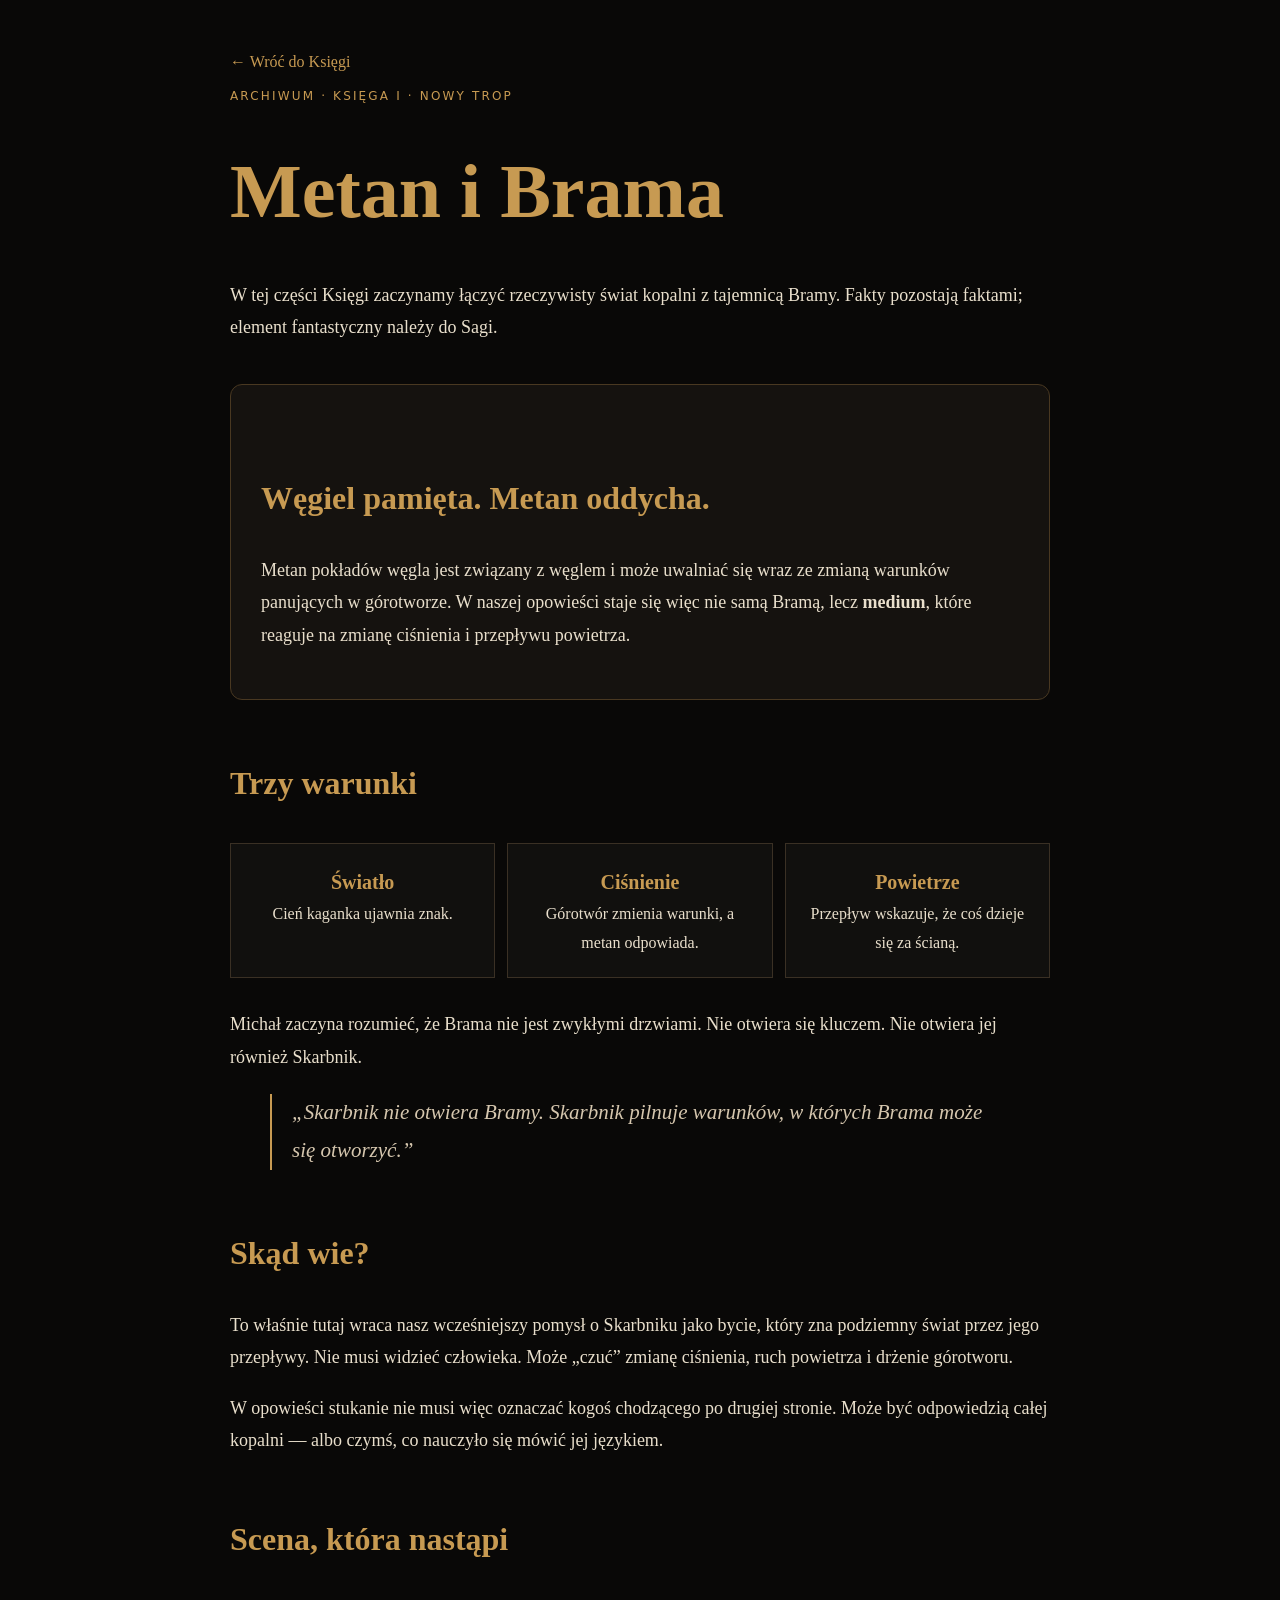
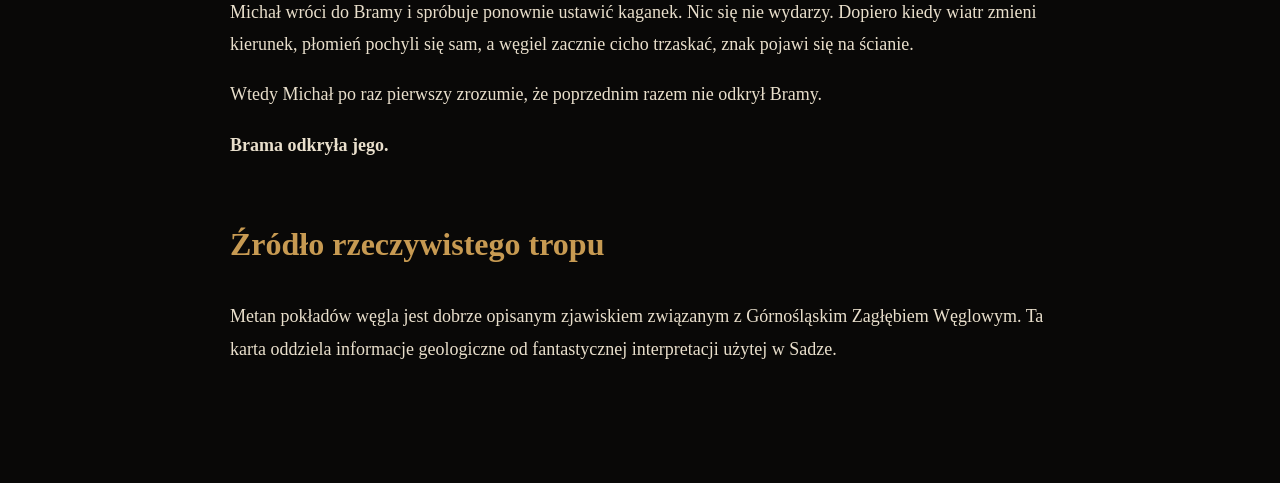
<file: public/serce-slaska/metan-i-brama.html>
<!doctype html><html lang="pl"><head><meta charset="utf-8"><meta name="viewport" content="width=device-width,initial-scale=1"><title>Metan i Brama — Księga Serca Śląska</title><style>body{margin:0;background:#090807;color:#e9dfcc;font-family:Georgia,serif;line-height:1.8}main{max-width:820px;margin:auto;padding:48px 24px 100px}a{color:#c79a52;text-decoration:none}.ey{color:#c79a52;letter-spacing:.18em;text-transform:uppercase;font:12px system-ui}.card{margin-top:40px;padding:30px;background:#15120f;border:1px solid #493821;border-radius:12px}h1{font-size:clamp(42px,8vw,76px);line-height:.98;color:#c79a52}h2{font-size:32px;color:#c79a52;margin-top:55px}p{font-size:18px}blockquote{border-left:2px solid #c79a52;padding-left:20px;font-size:21px;font-style:italic;color:#d5c6ae}.formula{display:grid;grid-template-columns:repeat(3,1fr);gap:12px;margin:30px 0}.formula div{padding:20px;background:#11100e;border:1px solid #3a3024;text-align:center}.formula b{display:block;color:#c79a52;font-size:20px}@media(max-width:650px){.formula{grid-template-columns:1fr}p{font-size:17px}}</style></head><body><main><a href="/serce-slaska/">← Wróć do Księgi</a><p class="ey">Archiwum · Księga I · nowy trop</p><h1>Metan i Brama</h1><p>W tej części Księgi zaczynamy łączyć rzeczywisty świat kopalni z tajemnicą Bramy. Fakty pozostają faktami; element fantastyczny należy do Sagi.</p><div class="card"><h2>Węgiel pamięta. Metan oddycha.</h2><p>Metan pokładów węgla jest związany z węglem i może uwalniać się wraz ze zmianą warunków panujących w górotworze. W naszej opowieści staje się więc nie samą Bramą, lecz <b>medium</b>, które reaguje na zmianę ciśnienia i przepływu powietrza.</p></div><h2>Trzy warunki</h2><div class="formula"><div><b>Światło</b>Cień kaganka ujawnia znak.</div><div><b>Ciśnienie</b>Górotwór zmienia warunki, a metan odpowiada.</div><div><b>Powietrze</b>Przepływ wskazuje, że coś dzieje się za ścianą.</div></div><p>Michał zaczyna rozumieć, że Brama nie jest zwykłymi drzwiami. Nie otwiera się kluczem. Nie otwiera jej również Skarbnik.</p><blockquote>„Skarbnik nie otwiera Bramy. Skarbnik pilnuje warunków, w których Brama może się otworzyć.”</blockquote><h2>Skąd wie?</h2><p>To właśnie tutaj wraca nasz wcześniejszy pomysł o Skarbniku jako bycie, który zna podziemny świat przez jego przepływy. Nie musi widzieć człowieka. Może „czuć” zmianę ciśnienia, ruch powietrza i drżenie górotworu.</p><p>W opowieści stukanie nie musi więc oznaczać kogoś chodzącego po drugiej stronie. Może być odpowiedzią całej kopalni — albo czymś, co nauczyło się mówić jej językiem.</p><h2>Scena, która nastąpi</h2><p>Michał wróci do Bramy i spróbuje ponownie ustawić kaganek. Nic się nie wydarzy. Dopiero kiedy wiatr zmieni kierunek, płomień pochyli się sam, a węgiel zacznie cicho trzaskać, znak pojawi się na ścianie.</p><p>Wtedy Michał po raz pierwszy zrozumie, że poprzednim razem nie odkrył Bramy.</p><p><b>Brama odkryła jego.</b></p><h2>Źródło rzeczywistego tropu</h2><p>Metan pokładów węgla jest dobrze opisanym zjawiskiem związanym z Górnośląskim Zagłębiem Węglowym. Ta karta oddziela informacje geologiczne od fantastycznej interpretacji użytej w Sadze.</p></main></body></html>
</file>
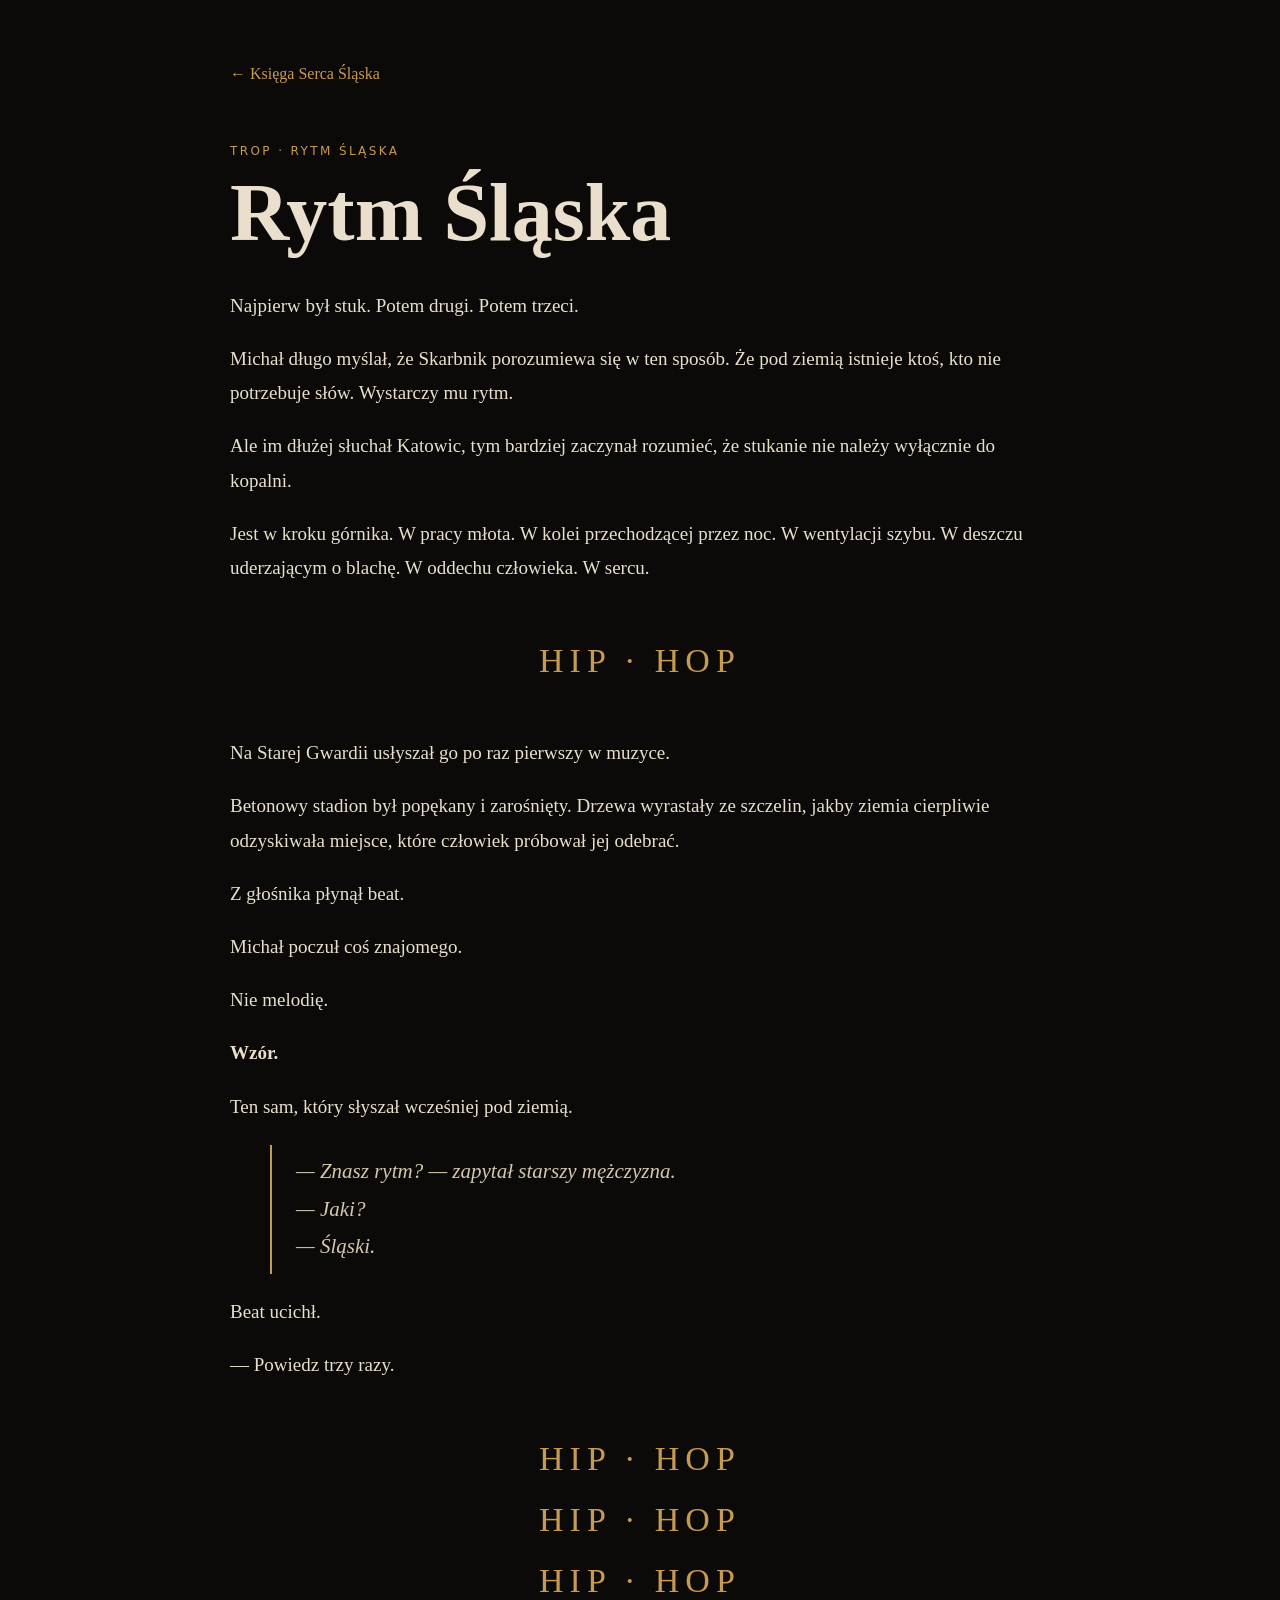
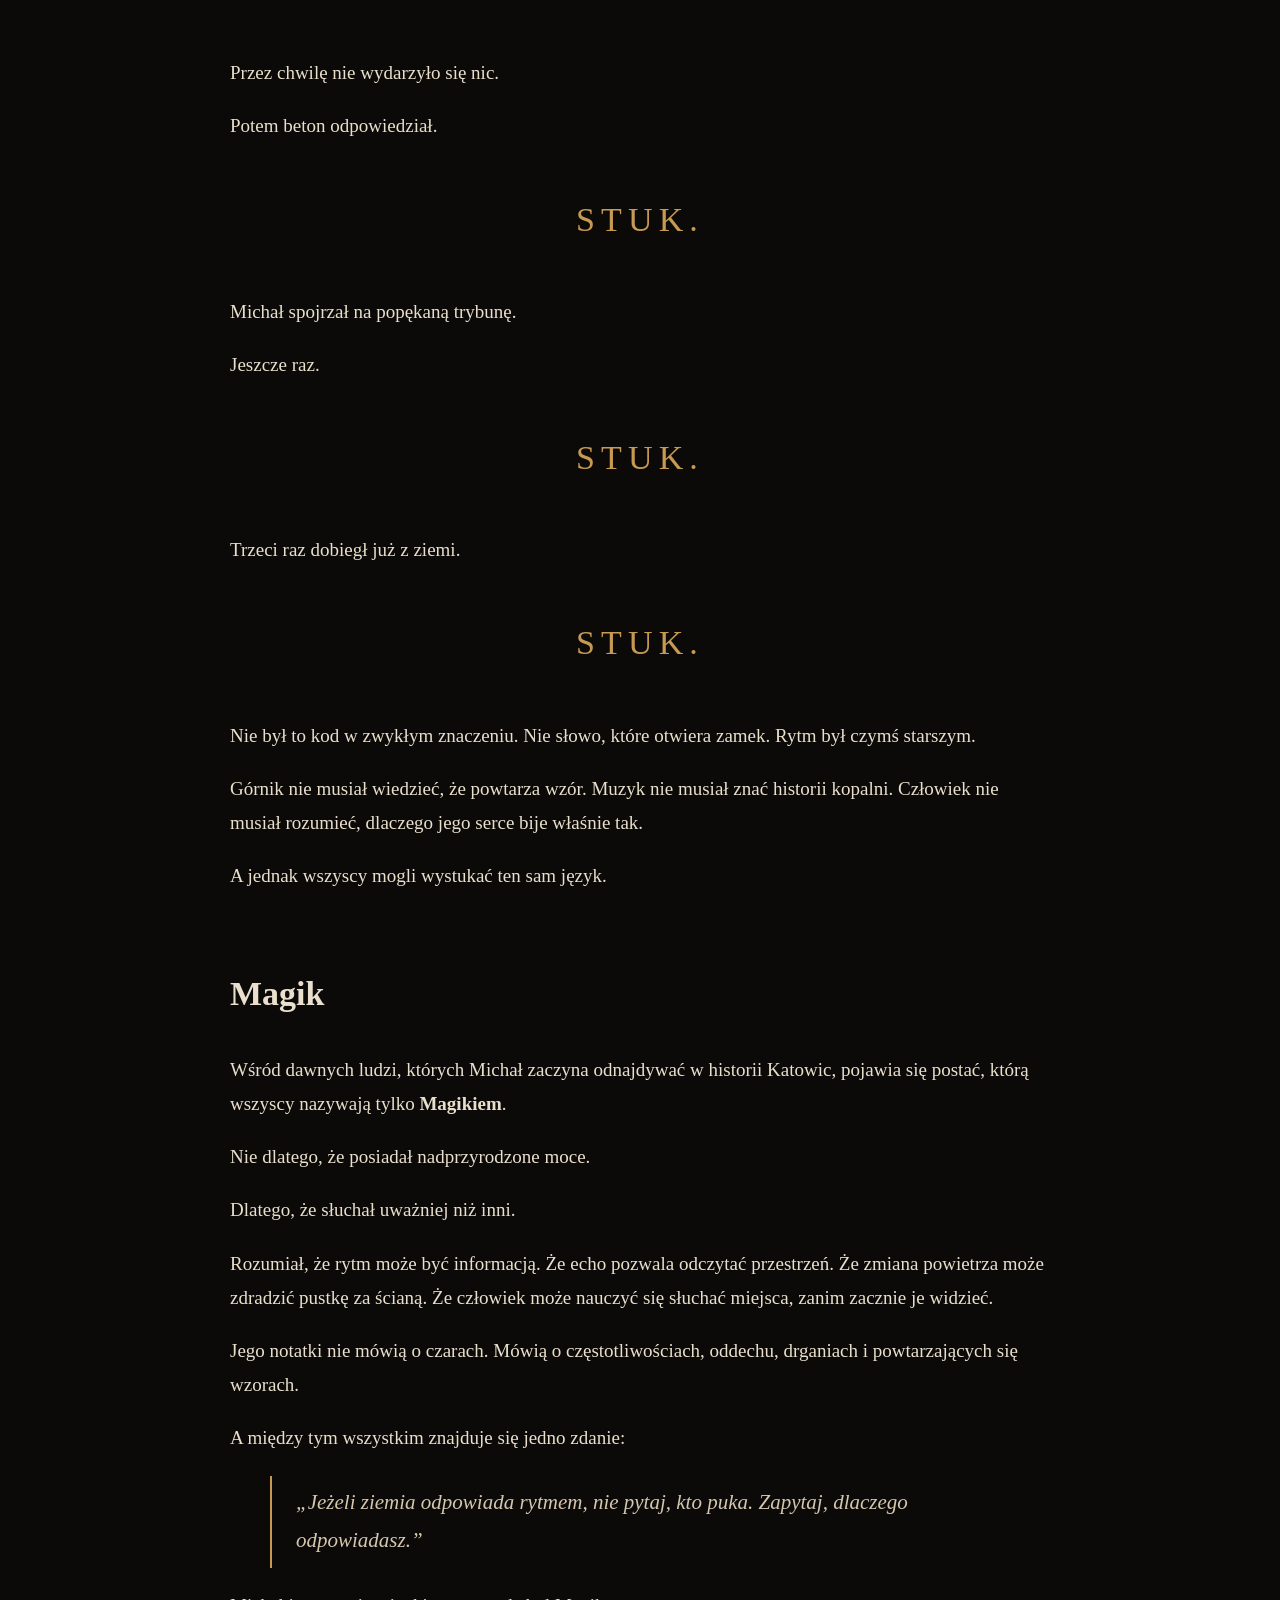
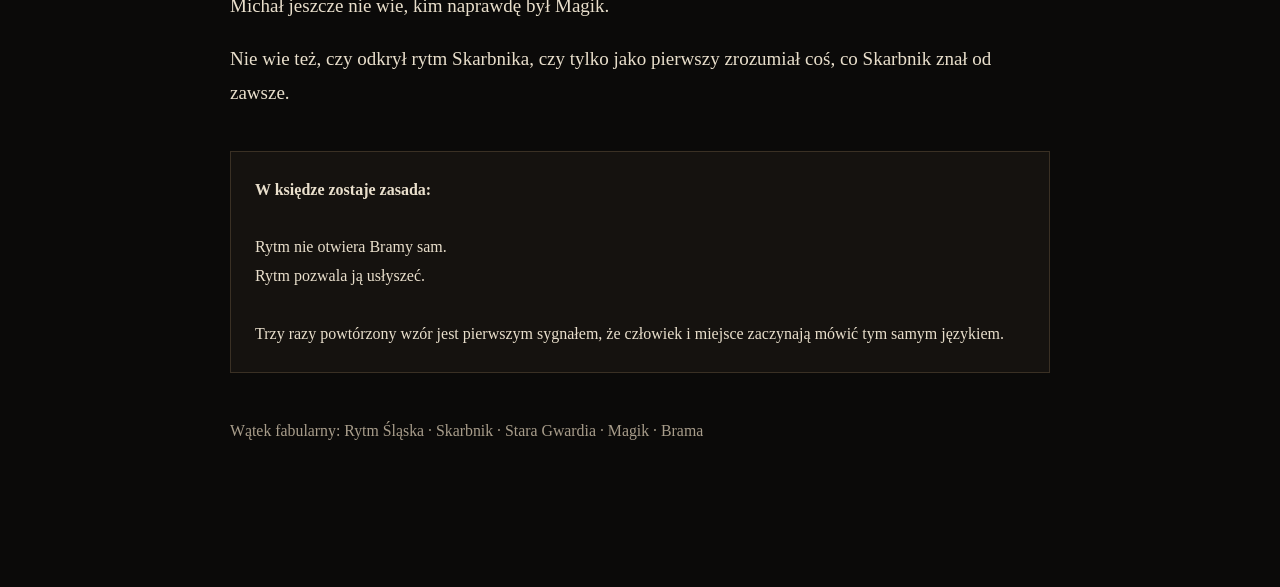
<file: public/serce-slaska/rytm-slaska.html>
<!doctype html>
<html lang="pl"><head><meta charset="utf-8"><meta name="viewport" content="width=device-width,initial-scale=1"><title>Rytm Śląska — Księga Serca Śląska</title><style>body{margin:0;background:#0b0a09;color:#e9dfcc;font-family:Georgia,'Times New Roman',serif;line-height:1.8}main{max-width:820px;margin:auto;padding:60px 24px 120px}.ey{color:#c79a52;letter-spacing:.2em;text-transform:uppercase;font:12px system-ui}h1{font-size:clamp(46px,8vw,82px);line-height:1;margin:14px 0 35px}h2{font-size:34px;margin-top:70px}p{font-size:19px}.beat{font-size:34px;letter-spacing:.18em;text-align:center;margin:45px 0;color:#c79a52}blockquote{border-left:2px solid #c79a52;padding:8px 24px;font-size:21px;font-style:italic;color:#d5c6ae}.box{border:1px solid #3a3024;background:#15120f;padding:24px;margin:40px 0}.back{color:#c79a52;text-decoration:none}small{color:#a89d8b}</style></head><body><main><a class="back" href="/serce-slaska/">← Księga Serca Śląska</a><div class="ey" style="margin-top:55px">Trop · Rytm Śląska</div><h1>Rytm Śląska</h1><p>Najpierw był stuk. Potem drugi. Potem trzeci.</p><p>Michał długo myślał, że Skarbnik porozumiewa się w ten sposób. Że pod ziemią istnieje ktoś, kto nie potrzebuje słów. Wystarczy mu rytm.</p><p>Ale im dłużej słuchał Katowic, tym bardziej zaczynał rozumieć, że stukanie nie należy wyłącznie do kopalni.</p><p>Jest w kroku górnika. W pracy młota. W kolei przechodzącej przez noc. W wentylacji szybu. W deszczu uderzającym o blachę. W oddechu człowieka. W sercu.</p><div class="beat">HIP · HOP</div><p>Na Starej Gwardii usłyszał go po raz pierwszy w muzyce.</p><p>Betonowy stadion był popękany i zarośnięty. Drzewa wyrastały ze szczelin, jakby ziemia cierpliwie odzyskiwała miejsce, które człowiek próbował jej odebrać.</p><p>Z głośnika płynął beat.</p><p>Michał poczuł coś znajomego.</p><p>Nie melodię.</p><p><strong>Wzór.</strong></p><p>Ten sam, który słyszał wcześniej pod ziemią.</p><blockquote>— Znasz rytm? — zapytał starszy mężczyzna.<br>— Jaki?<br>— Śląski.</blockquote><p>Beat ucichł.</p><p>— Powiedz trzy razy.</p><div class="beat">HIP · HOP<br>HIP · HOP<br>HIP · HOP</div><p>Przez chwilę nie wydarzyło się nic.</p><p>Potem beton odpowiedział.</p><div class="beat">STUK.</div><p>Michał spojrzał na popękaną trybunę.</p><p>Jeszcze raz.</p><div class="beat">STUK.</div><p>Trzeci raz dobiegł już z ziemi.</p><div class="beat">STUK.</div><p>Nie był to kod w zwykłym znaczeniu. Nie słowo, które otwiera zamek. Rytm był czymś starszym.</p><p>Górnik nie musiał wiedzieć, że powtarza wzór. Muzyk nie musiał znać historii kopalni. Człowiek nie musiał rozumieć, dlaczego jego serce bije właśnie tak.</p><p>A jednak wszyscy mogli wystukać ten sam język.</p><h2>Magik</h2><p>Wśród dawnych ludzi, których Michał zaczyna odnajdywać w historii Katowic, pojawia się postać, którą wszyscy nazywają tylko <strong>Magikiem</strong>.</p><p>Nie dlatego, że posiadał nadprzyrodzone moce.</p><p>Dlatego, że słuchał uważniej niż inni.</p><p>Rozumiał, że rytm może być informacją. Że echo pozwala odczytać przestrzeń. Że zmiana powietrza może zdradzić pustkę za ścianą. Że człowiek może nauczyć się słuchać miejsca, zanim zacznie je widzieć.</p><p>Jego notatki nie mówią o czarach. Mówią o częstotliwościach, oddechu, drganiach i powtarzających się wzorach.</p><p>A między tym wszystkim znajduje się jedno zdanie:</p><blockquote>„Jeżeli ziemia odpowiada rytmem, nie pytaj, kto puka. Zapytaj, dlaczego odpowiadasz.”</blockquote><p>Michał jeszcze nie wie, kim naprawdę był Magik.</p><p>Nie wie też, czy odkrył rytm Skarbnika, czy tylko jako pierwszy zrozumiał coś, co Skarbnik znał od zawsze.</p><div class="box"><strong>W księdze zostaje zasada:</strong><br><br>Rytm nie otwiera Bramy sam.<br>Rytm pozwala ją usłyszeć.<br><br>Trzy razy powtórzony wzór jest pierwszym sygnałem, że człowiek i miejsce zaczynają mówić tym samym językiem.</div><p><small>Wątek fabularny: Rytm Śląska · Skarbnik · Stara Gwardia · Magik · Brama</small></p></main></body></html>
</file>
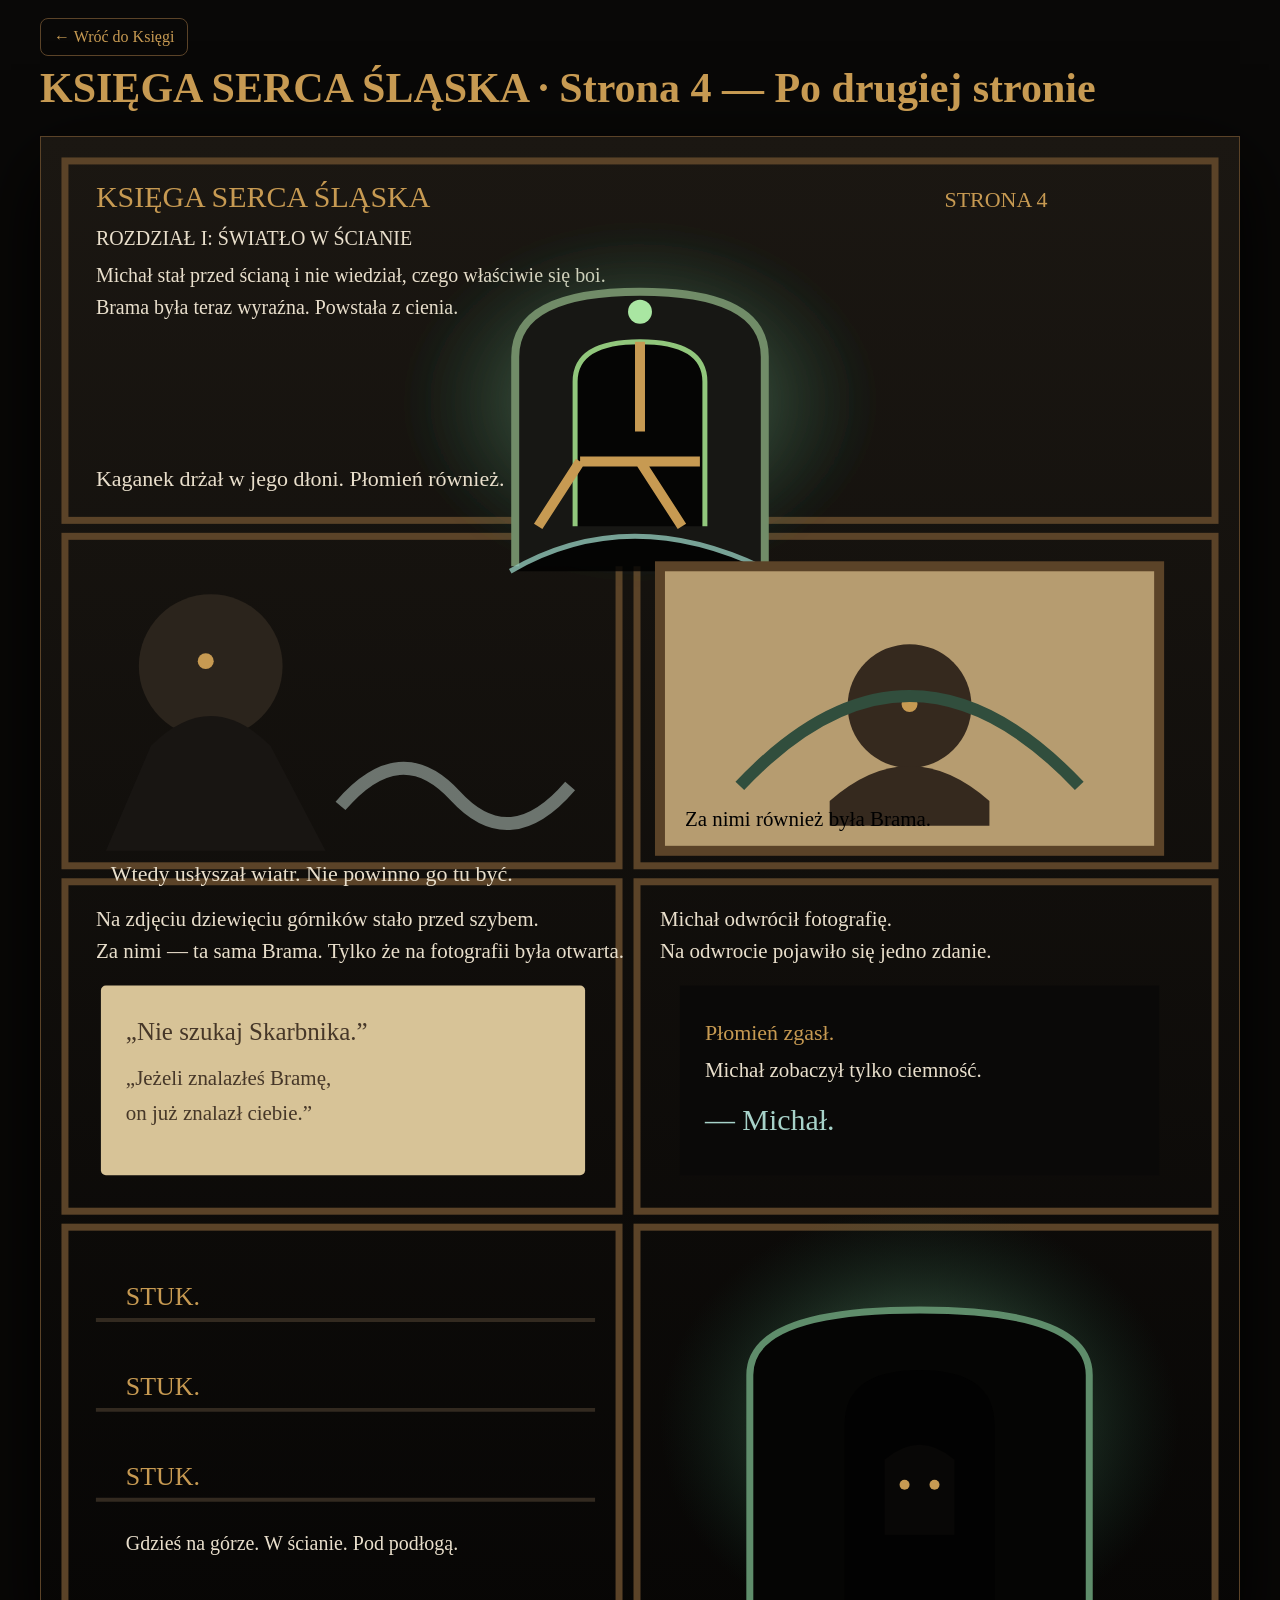
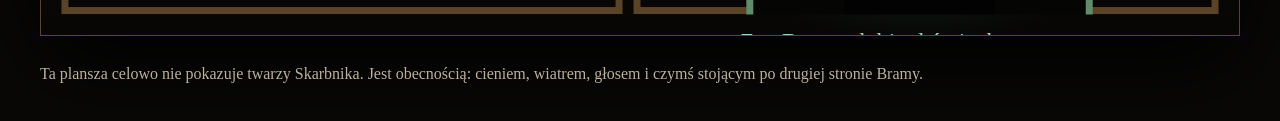
<file: public/serce-slaska/strona-4.html>
<!doctype html><html lang="pl"><head><meta charset="utf-8"><meta name="viewport" content="width=device-width,initial-scale=1"><title>Księga Serca Śląska — Strona 4</title><style>body{margin:0;background:#090807;color:#e9dfcc;font-family:Georgia,serif}main{max-width:1200px;margin:auto;padding:18px}h1{font-size:clamp(22px,4vw,42px);margin:8px 0;color:#c79a52}p{color:#bdb09a;line-height:1.7}.page{background:#0d0b09;border:1px solid #5b4328;box-shadow:0 25px 80px #000;margin:24px auto}.page svg{display:block;width:100%;height:auto}.back{display:inline-block;color:#c79a52;text-decoration:none;border:1px solid #5b4328;padding:9px 13px;border-radius:8px}</style></head><body><main><a class="back" href="/serce-slaska/">← Wróć do Księgi</a><h1>KSIĘGA SERCA ŚLĄSKA · Strona 4 — Po drugiej stronie</h1><div class="page"><svg viewBox="0 0 1200 1500" xmlns="http://www.w3.org/2000/svg"><defs><linearGradient id="bg" x2="0" y2="1"><stop stop-color="#1b1712"/><stop offset="1" stop-color="#070605"/></linearGradient><radialGradient id="green"><stop stop-color="#9bd8a0" stop-opacity=".65"/><stop offset="1" stop-color="#1b5b45" stop-opacity="0"/></radialGradient><filter id="glow"><feGaussianBlur stdDeviation="10"/></filter></defs><rect width="1200" height="1500" fill="url(#bg)"/><g stroke="#5b4328" stroke-width="7" fill="none"><rect x="24" y="24" width="1152" height="360"/><rect x="24" y="400" width="555" height="330"/><rect x="597" y="400" width="579" height="330"/><rect x="24" y="746" width="555" height="330"/><rect x="597" y="746" width="579" height="330"/><rect x="24" y="1092" width="555" height="384"/><rect x="597" y="1092" width="579" height="384"/></g><g fill="#e9dfcc" font-family="Georgia,serif"><text x="55" y="70" font-size="30" fill="#c79a52">KSIĘGA SERCA ŚLĄSKA</text><text x="55" y="108" font-size="20">ROZDZIAŁ I: ŚWIATŁO W ŚCIANIE</text><text x="905" y="70" font-size="22" fill="#c79a52">STRONA 4</text><text x="55" y="145" font-size="20">Michał stał przed ścianą i nie wiedział, czego właściwie się boi.</text><text x="55" y="177" font-size="20">Brama była teraz wyraźna. Powstała z cienia.</text></g><g transform="translate(430 120)"><ellipse cx="170" cy="145" rx="240" ry="180" fill="url(#green)" filter="url(#glow)"/><path d="M45 310V100Q45 35 170 35T295 100V310" fill="#171714" stroke="#718c68" stroke-width="8"/><path d="M105 270V125Q105 85 170 85T235 125V270" fill="#050504" stroke="#91c77c" stroke-width="5"/><circle cx="170" cy="55" r="12" fill="#a9e6a2"/><path d="M170 85v90m-60 30h120M110 205l-42 65m102-65 42 65" stroke="#c79a52" stroke-width="10"/><path d="M40 315q120-70 260 0" stroke="#8fc5b7" stroke-width="5" opacity=".8"/></g><g fill="#e9dfcc" font-family="Georgia,serif" font-size="22"><text x="55" y="350">Kaganek drżał w jego dłoni. Płomień również.</text></g><g transform="translate(50 430)"><circle cx="120" cy="100" r="72" fill="#2b241c"/><path d="M60 180q60-60 120 0l55 105H15z" fill="#181512"/><circle cx="115" cy="95" r="8" fill="#c79a52"/><path d="M250 240Q310 170 365 230T480 220" fill="none" stroke="#b7c7bf" stroke-width="13" opacity=".55"/><text x="20" y="315" fill="#e9dfcc" font-size="22" font-family="Georgia">Wtedy usłyszał wiatr. Nie powinno go tu być.</text></g><g transform="translate(620 430)"><rect x="0" y="0" width="500" height="285" fill="#b69c70" stroke="#5b4328" stroke-width="10"/><g transform="translate(70 45)" fill="#35291e"><circle cx="180" cy="95" r="62"/><path d="M100 190q80-70 160 0v25H100z"/><circle cx="180" cy="93" r="8" fill="#c79a52"/></g><path d="M80 220Q250 40 420 220" fill="none" stroke="#314e3d" stroke-width="12"/><text x="25" y="260" font-size="21" font-family="Georgia">Za nimi również była Brama.</text></g><g fill="#e9dfcc" font-family="Georgia" font-size="21"><text x="55" y="790">Na zdjęciu dziewięciu górników stało przed szybem.</text><text x="55" y="822">Za nimi — ta sama Brama. Tylko że na fotografii była otwarta.</text><text x="620" y="790">Michał odwrócił fotografię.</text><text x="620" y="822">Na odwrocie pojawiło się jedno zdanie.</text></g><g transform="translate(60 850)"><rect width="485" height="190" rx="5" fill="#d7c397"/><text x="25" y="55" fill="#463728" font-size="25" font-family="Georgia">„Nie szukaj Skarbnika.”</text><text x="25" y="100" fill="#463728" font-size="21" font-family="Georgia">„Jeżeli znalazłeś Bramę,</text><text x="25" y="135" fill="#463728" font-size="21" font-family="Georgia">on już znalazł ciebie.”</text></g><g transform="translate(640 850)"><rect width="480" height="190" fill="#0a0908"/><text x="25" y="55" fill="#c79a52" font-size="22" font-family="Georgia">Płomień zgasł.</text><text x="25" y="92" fill="#e9dfcc" font-size="21" font-family="Georgia">Michał zobaczył tylko ciemność.</text><text x="25" y="145" fill="#a7d2c9" font-size="30" font-family="Georgia">— Michał.</text></g><g transform="translate(55 1130)"><path d="M0 55h500M0 145h500M0 235h500" stroke="#332a20" stroke-width="4"/><text x="30" y="40" fill="#c79a52" font-size="26" font-family="Georgia">STUK.</text><text x="30" y="130" fill="#c79a52" font-size="26" font-family="Georgia">STUK.</text><text x="30" y="220" fill="#c79a52" font-size="26" font-family="Georgia">STUK.</text><text x="30" y="285" fill="#e9dfcc" font-size="20" font-family="Georgia">Gdzieś na górze. W ścianie. Pod podłogą.</text></g><g transform="translate(620 1120)"><ellipse cx="260" cy="170" rx="260" ry="220" fill="url(#green)"/><path d="M90 360V120Q90 55 260 55T430 120V360" fill="#050504" stroke="#5f8d6b" stroke-width="7"/><path d="M185 360V170Q185 115 260 115T335 170V360" fill="#020202"/><path d="M225 205q35-30 70 0v75h-70z" fill="#080706"/><circle cx="245" cy="230" r="5" fill="#c79a52"/><circle cx="275" cy="230" r="5" fill="#c79a52"/><text x="80" y="395" fill="#a7d2c9" font-size="24" font-family="Georgia">Zza Bramy dobiegł śmiech.</text></g></svg></div><p>Ta plansza celowo nie pokazuje twarzy Skarbnika. Jest obecnością: cieniem, wiatrem, głosem i czymś stojącym po drugiej stronie Bramy.</p></main></body></html>
</file>
